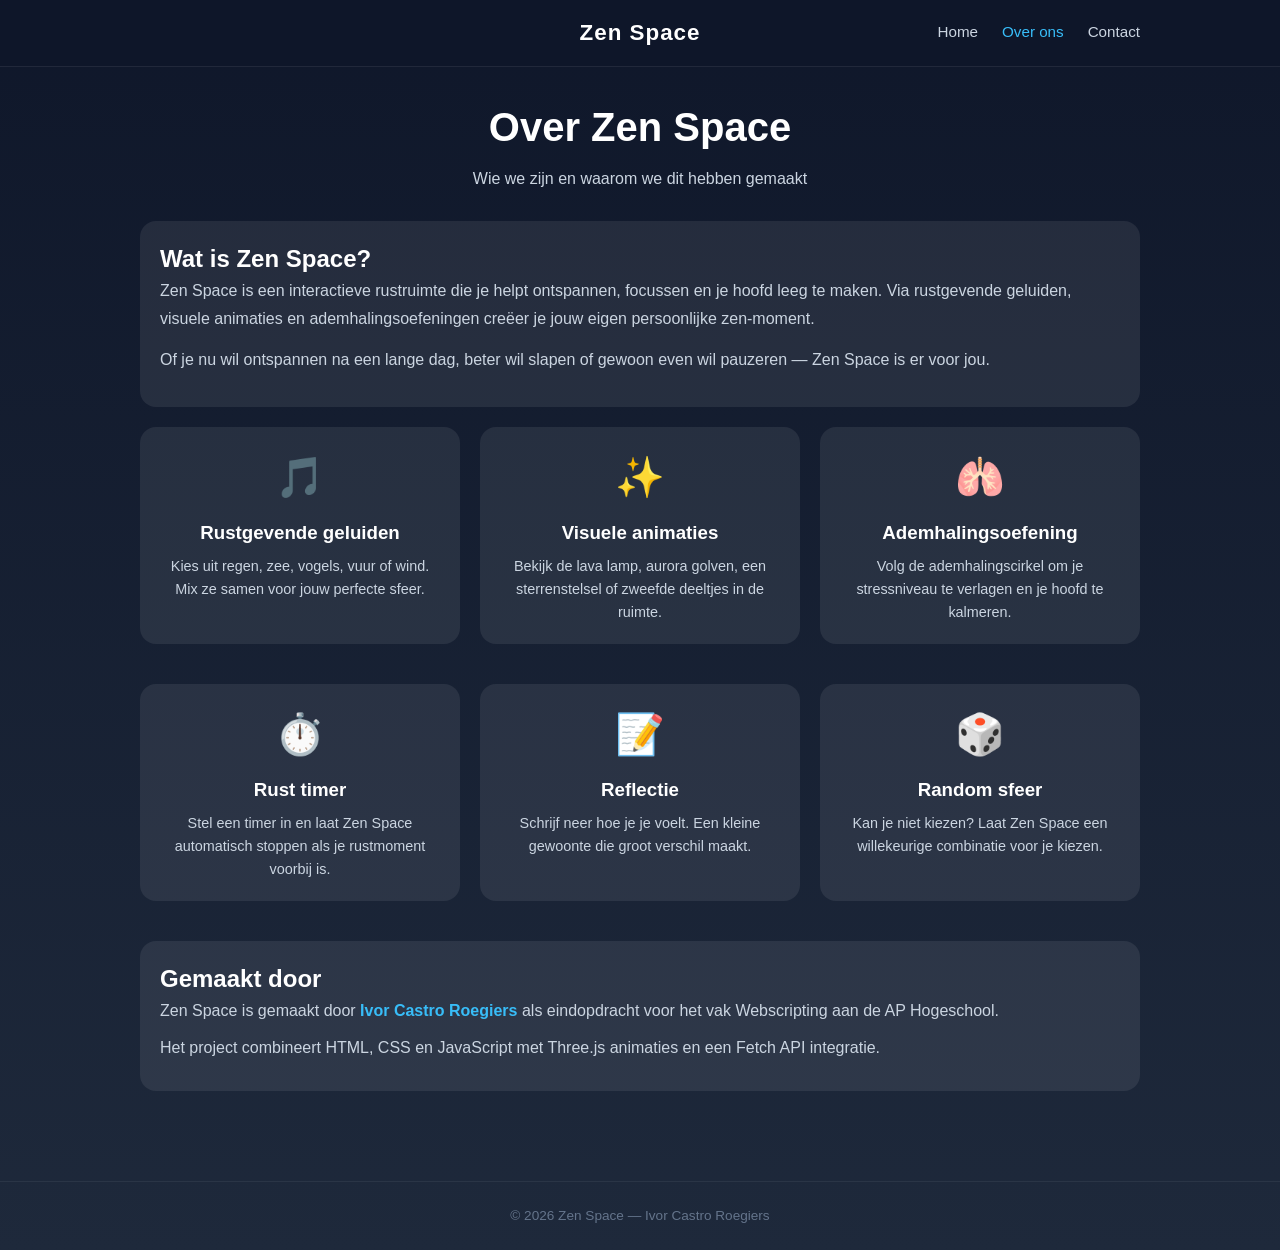
<file: DVG1D-x_Ivor-Castro_eindopdracht/about.html>
<!DOCTYPE html>
<html lang="nl">
<head>
  <meta charset="UTF-8">
  <meta name="viewport" content="width=device-width, initial-scale=1.0">
  <link rel="icon" type="image/png" href="favicon/favicon.png">
  <title>Over ons – Zen Space</title>
  <link rel="stylesheet" href="css/reset.css">
  <link rel="stylesheet" href="css/main.css">
  <link rel="stylesheet" href="css/about.css">
</head>
<body>

  <header class="site-header">
    <div class="header-inner">
      <a href="index.html" class="logo">Zen Space</a>
      <nav>
        <a href="index.html">Home</a>
        <a href="about.html" class="actief">Over ons</a>
        <a href="contact.html">Contact</a>
      </nav>
    </div>
  </header>

  <main class="container">
    <header class="top">
      <h1>Over Zen Space</h1>
      <p>Wie we zijn en waarom we dit hebben gemaakt</p>
    </header>

    <section class="panel about-intro">
      <h2>Wat is Zen Space?</h2>
      <p>
        Zen Space is een interactieve rustruimte die je helpt ontspannen, focussen en je hoofd leeg te maken.
        Via rustgevende geluiden, visuele animaties en ademhalingsoefeningen creëer je jouw eigen persoonlijke zen-moment.
      </p>
      <p>
        Of je nu wil ontspannen na een lange dag, beter wil slapen of gewoon even wil pauzeren —
        Zen Space is er voor jou.
      </p>
    </section>

    <section class="about-features">
      <div class="panel feature-card">
        <div class="feature-icon">🎵</div>
        <h3>Rustgevende geluiden</h3>
        <p>Kies uit regen, zee, vogels, vuur of wind. Mix ze samen voor jouw perfecte sfeer.</p>
      </div>

      <div class="panel feature-card">
        <div class="feature-icon">✨</div>
        <h3>Visuele animaties</h3>
        <p>Bekijk de lava lamp, aurora golven, een sterrenstelsel of zweefde deeltjes in de ruimte.</p>
      </div>

      <div class="panel feature-card">
        <div class="feature-icon">🫁</div>
        <h3>Ademhalingsoefening</h3>
        <p>Volg de ademhalingscirkel om je stressniveau te verlagen en je hoofd te kalmeren.</p>
      </div>

      <div class="panel feature-card">
        <div class="feature-icon">⏱️</div>
        <h3>Rust timer</h3>
        <p>Stel een timer in en laat Zen Space automatisch stoppen als je rustmoment voorbij is.</p>
      </div>

      <div class="panel feature-card">
        <div class="feature-icon">📝</div>
        <h3>Reflectie</h3>
        <p>Schrijf neer hoe je je voelt. Een kleine gewoonte die groot verschil maakt.</p>
      </div>

      <div class="panel feature-card">
        <div class="feature-icon">🎲</div>
        <h3>Random sfeer</h3>
        <p>Kan je niet kiezen? Laat Zen Space een willekeurige combinatie voor je kiezen.</p>
      </div>
    </section>

    <section class="panel about-maker">
      <h2>Gemaakt door</h2>
      <p>Zen Space is gemaakt door <strong>Ivor Castro Roegiers</strong> als eindopdracht voor het vak Webscripting aan de AP Hogeschool.</p>
      <p>Het project combineert HTML, CSS en JavaScript met Three.js animaties en een Fetch API integratie.</p>
    </section>

  </main>

  <footer class="site-footer">
    <p>© 2026 Zen Space — Ivor Castro Roegiers</p>
  </footer>

</body>
</html>
</file>
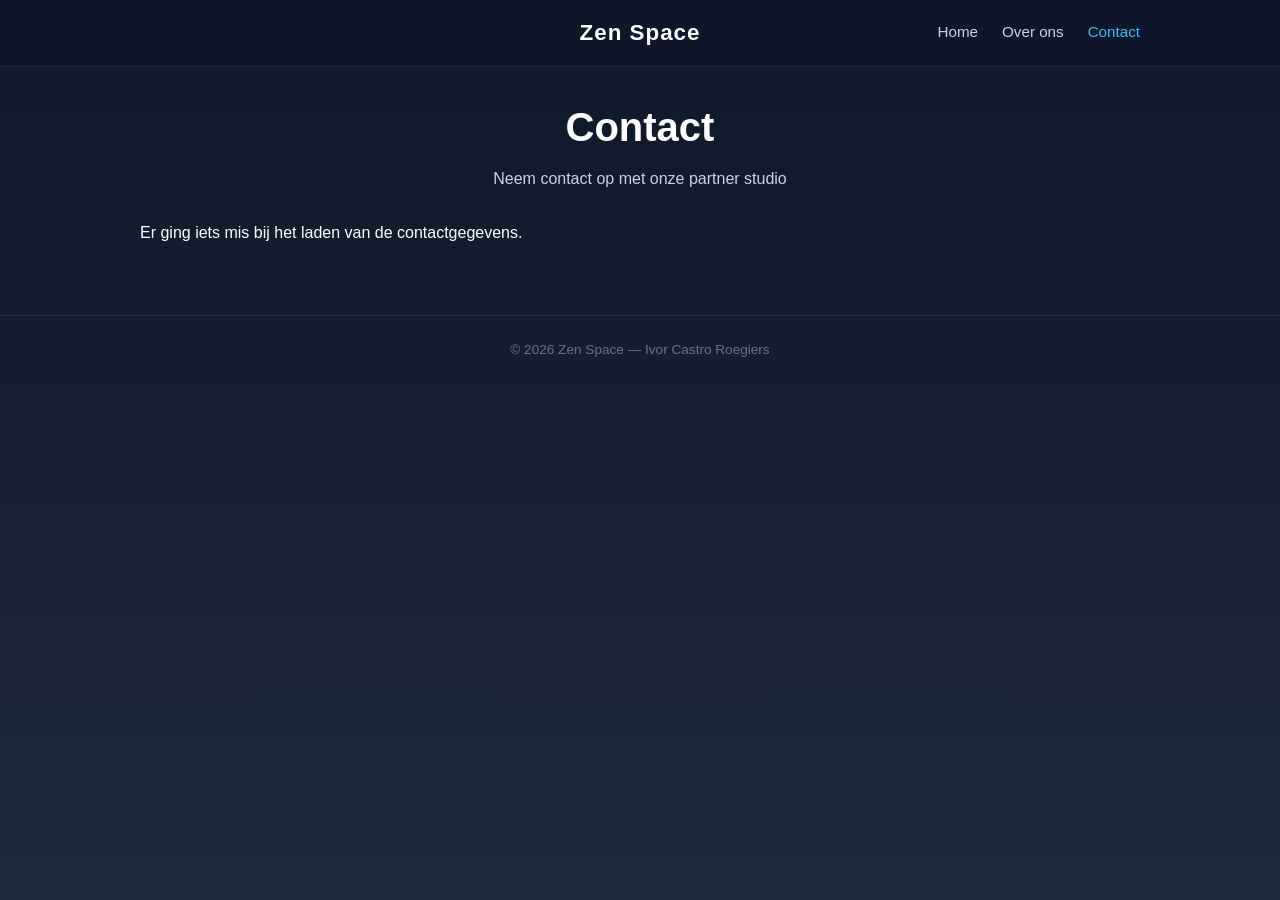
<file: DVG1D-x_Ivor-Castro_eindopdracht/contact.html>
<!DOCTYPE html>
<html lang="nl">
<head>
  <meta charset="UTF-8">
  <meta name="viewport" content="width=device-width, initial-scale=1.0">
  <link rel="icon" type="image/png" href="favicon/favicon.png">
  <title>Contact – Zen Space</title>
  <link rel="stylesheet" href="css/reset.css">
  <link rel="stylesheet" href="css/main.css">
  <link rel="stylesheet" href="css/contact.css">
</head>
<body>

  <header class="site-header">
    <div class="header-inner">
      <a href="index.html" class="logo">Zen Space</a>
      <nav>
        <a href="index.html">Home</a>
        <a href="about.html">Over ons</a>
        <a href="contact.html" class="actief">Contact</a>
      </nav>
    </div>
  </header>

  <main class="container">
    <header class="top">
      <h1>Contact</h1>
      <p>Neem contact op met onze partner studio</p>
    </header>

    <div id="contact-wrapper">
      <p id="laad-tekst">Contactgegevens worden geladen...</p>
    </div>
  </main>

  <footer class="site-footer">
    <p>© 2026 Zen Space — Ivor Castro Roegiers</p>
  </footer>

  <script src="js/contact.js"></script>
</body>
</html>
</file>
<file: DVG1D-x_Ivor-Castro_eindopdracht/css/main.css>
* {
  box-sizing: border-box;
}

body {
  margin: 0;
  font-family: Arial, sans-serif;
  background: linear-gradient(to bottom, #0f172a, #1e293b);
  color: white;
}

.container {
  width: 90%;
  max-width: 1000px;
  margin: 0 auto;
  padding: 30px 0;
}

.top {
  text-align: center;
  margin-bottom: 30px;
}

.top h1 {
  margin-bottom: 10px;
  font-size: 2.5rem;
}

.top p {
  color: #cbd5e1;
}

.hero {
  display: grid;
  grid-template-columns: 1fr 1fr;
  gap: 20px;
  margin-bottom: 30px;
}

.hero-text,
.visual-box,
.panel {
  background-color: rgba(255, 255, 255, 0.08);
  padding: 20px;
  border-radius: 16px;
}

.hero-text p,
.panel p,
.panel label {
  color: #cbd5e1;
}

.visual-box {
  min-height: 250px;
  text-align: center;
  animation: glow 4s infinite alternate;
}

.visual-box p {
  font-size: 1.3rem;
  font-weight: bold;
  margin-top: 0;
  margin-bottom: 15px;
}

.video-wrapper {
  width: 100%;
  border-radius: 12px;
  overflow: hidden;
}

#visual-frame {
  width: 100%;
  height: 300px;
  display: block;
  border: none;
  border-radius: 12px;
}

#space-canvas-box {
  width: 100%;
  height: 300px;
  display: none;
  border-radius: 12px;
  overflow: hidden;
  background: black;
}

#space-canvas-box canvas {
  width: 100% !important;
  height: 100% !important;
  display: block;
}

.panel {
  margin-bottom: 20px;
}

.button-group {
  display: flex;
  flex-wrap: wrap;
  gap: 10px;
  margin-bottom: 15px;
}

button {
  padding: 10px 16px;
  border: none;
  border-radius: 10px;
  background-color: #38bdf8;
  color: #0f172a;
  cursor: pointer;
  font-weight: bold;
  transition: 0.3s;
}

button:hover {
  background-color: #7dd3fc;
  transform: scale(1.05);
}

.sound-btn.active {
  background-color: #22c55e;
  color: white;
}

.sound-card {
  background-color: rgba(255, 255, 255, 0.05);
  padding: 15px;
  border-radius: 12px;
  margin-bottom: 15px;
}

.sound-card label {
  display: block;
  margin: 10px 0 5px 0;
}

input[type="range"] {
  width: 100%;
  margin: 10px 0;
}

.extra-buttons {
  display: flex;
  gap: 10px;
  margin-top: 10px;
}

textarea {
  width: 100%;
  min-height: 100px;
  padding: 12px;
  border-radius: 10px;
  border: none;
  resize: vertical;
  font-size: 1rem;
}

.breathing-box {
  display: flex;
  justify-content: center;
  align-items: center;
  margin: 20px 0;
}

.breathing-circle {
  width: 180px;
  height: 180px;
  border-radius: 50%;
  background: linear-gradient(135deg, #67e8f9, #60a5fa);
  display: flex;
  justify-content: center;
  align-items: center;
  text-align: center;
  padding: 20px;
  transition: all 4s ease;
  box-shadow: 0 0 20px rgba(255, 255, 255, 0.25);
}

.breathing-circle.grow {
  transform: scale(1.3);
}

.breathing-circle.shrink {
  transform: scale(0.85);
}

#breathing-text {
  font-weight: bold;
  color: white;
  font-size: 1.2rem;
}

@keyframes glow {
  from {
    box-shadow: 0 0 10px rgba(255,255,255,0.2);
  }
  to {
    box-shadow: 0 0 25px rgba(255,255,255,0.4);
  }
}


.site-header {
  background-color: rgba(15, 23, 42, 0.95);
  border-bottom: 1px solid rgba(255, 255, 255, 0.08);
  padding: 16px 0;
  position: sticky;
  top: 0;
  z-index: 100;
}

.header-inner {
  width: 90%;
  max-width: 1000px;
  margin: 0 auto;
  display: grid;
  grid-template-columns: 1fr auto 1fr;
  align-items: center;
}

.header-inner nav {
  justify-self: end;
}

.logo {
  font-size: 1.4rem;
  font-weight: bold;
  color: white;
  text-decoration: none;
  letter-spacing: 1px;
  justify-self: center;
  grid-column: 2;
}

nav {
  display: flex;
  gap: 24px;
}

nav a {
  color: #cbd5e1;
  text-decoration: none;
  font-size: 0.95rem;
  transition: color 0.2s;
}

nav a:hover,
nav a.actief {
  color: #38bdf8;
}

/* FOOTER */
.site-footer {
  text-align: center;
  padding: 24px;
  color: #64748b;
  font-size: 0.85rem;
  margin-top: 40px;
  border-top: 1px solid rgba(255, 255, 255, 0.06);
}

@media (max-width: 768px) {
  .hero {
    grid-template-columns: 1fr;
  }

  .top h1 {
    font-size: 2rem;
  }

  #visual-frame,
  #space-canvas-box {
    height: 220px;
  }

  nav {
    gap: 16px;
  }
}
</file>
<file: DVG1D-x_Ivor-Castro_eindopdracht/css/about.css>
.about-intro p {
  color: #cbd5e1;
  line-height: 1.8;
  margin-bottom: 12px;
}

.about-features {
  display: grid;
  grid-template-columns: 1fr 1fr 1fr;
  gap: 20px;
  margin-bottom: 20px;
}

.feature-card {
  text-align: center;
}

.feature-icon {
  font-size: 2.5rem;
  margin-bottom: 12px;
}

.feature-card h3 {
  margin-bottom: 8px;
  color: white;
}

.feature-card p {
  color: #cbd5e1;
  font-size: 0.9rem;
  line-height: 1.6;
}

.about-maker p {
  color: #cbd5e1;
  line-height: 1.8;
  margin-bottom: 8px;
}

.about-maker strong {
  color: #38bdf8;
}

@media (max-width: 768px) {
  .about-features {
    grid-template-columns: 1fr 1fr;
  }
}

@media (max-width: 480px) {
  .about-features {
    grid-template-columns: 1fr;
  }
}
</file>
<file: DVG1D-x_Ivor-Castro_eindopdracht/css/contact.css>
.contact-grid {
  display: grid;
  grid-template-columns: 1fr 1fr;
  gap: 20px;
  margin-top: 10px;
}


.contact-logo {
  width: 100px;
  height: 100px;
  border-radius: 16px;
  margin-bottom: 16px;
  display: block;
}


.categorie {
  display: inline-block;
  background-color: rgba(56, 189, 248, 0.15);
  color: #38bdf8;
  padding: 4px 12px;
  border-radius: 20px;
  font-size: 0.8rem;
  margin-bottom: 20px;
  text-transform: uppercase;
  letter-spacing: 1px;
}


.info-blok {
  margin-bottom: 20px;
}

.info-blok h3 {
  font-size: 0.75rem;
  text-transform: uppercase;
  letter-spacing: 1px;
  color: #64748b;
  margin-bottom: 6px;
}

.info-blok p {
  color: #e2e8f0;
  margin: 2px 0;
}

.info-blok .sub {
  color: #94a3b8;
  font-size: 0.9rem;
}


.contact-link {
  color: #38bdf8;
  text-decoration: none;
  transition: color 0.2s;
}

.contact-link:hover {
  color: #7dd3fc;
}


.sociaal-groep {
  display: flex;
  gap: 10px;
  flex-wrap: wrap;
}

.sociaal-link {
  background-color: rgba(255, 255, 255, 0.08);
  color: #e2e8f0;
  padding: 6px 14px;
  border-radius: 8px;
  text-decoration: none;
  font-size: 0.85rem;
  transition: background-color 0.2s;
}

.sociaal-link:hover {
  background-color: rgba(56, 189, 248, 0.2);
  color: #38bdf8;
}


.openingsuren-box h2 {
  margin-bottom: 16px;
}

.uren-lijst {
  display: flex;
  flex-direction: column;
  gap: 8px;
}

.uur-rij {
  display: flex;
  justify-content: space-between;
  padding: 10px 14px;
  background-color: rgba(255, 255, 255, 0.05);
  border-radius: 8px;
  color: #e2e8f0;
}

.uur-rij.gesloten {
  opacity: 0.4;
}

.uur-rij .dag {
  font-weight: bold;
  color: #cbd5e1;
}

.uur-rij .uur {
  color: #38bdf8;
}

.uur-rij.gesloten .uur {
  color: #64748b;
}

@media (max-width: 768px) {
  .contact-grid {
    grid-template-columns: 1fr;
  }

  nav {
    gap: 16px;
  }
}
</file>
